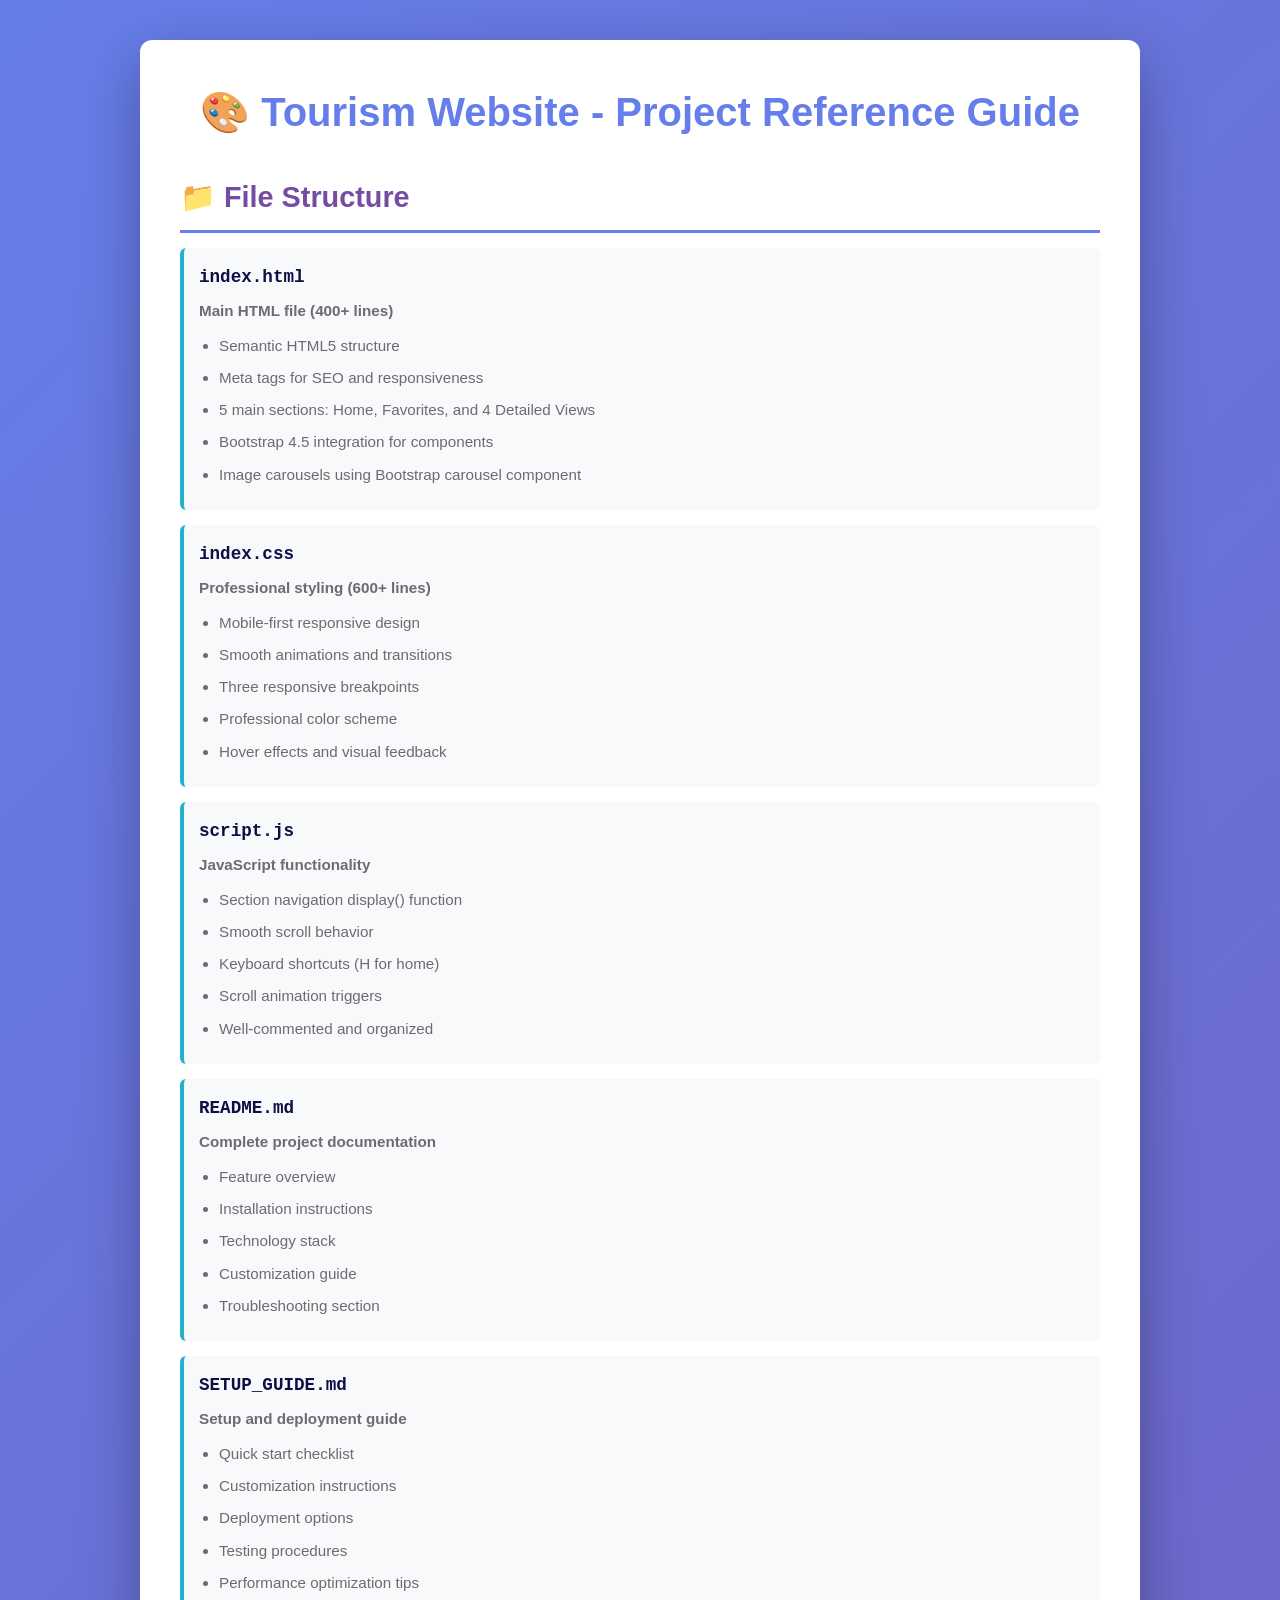
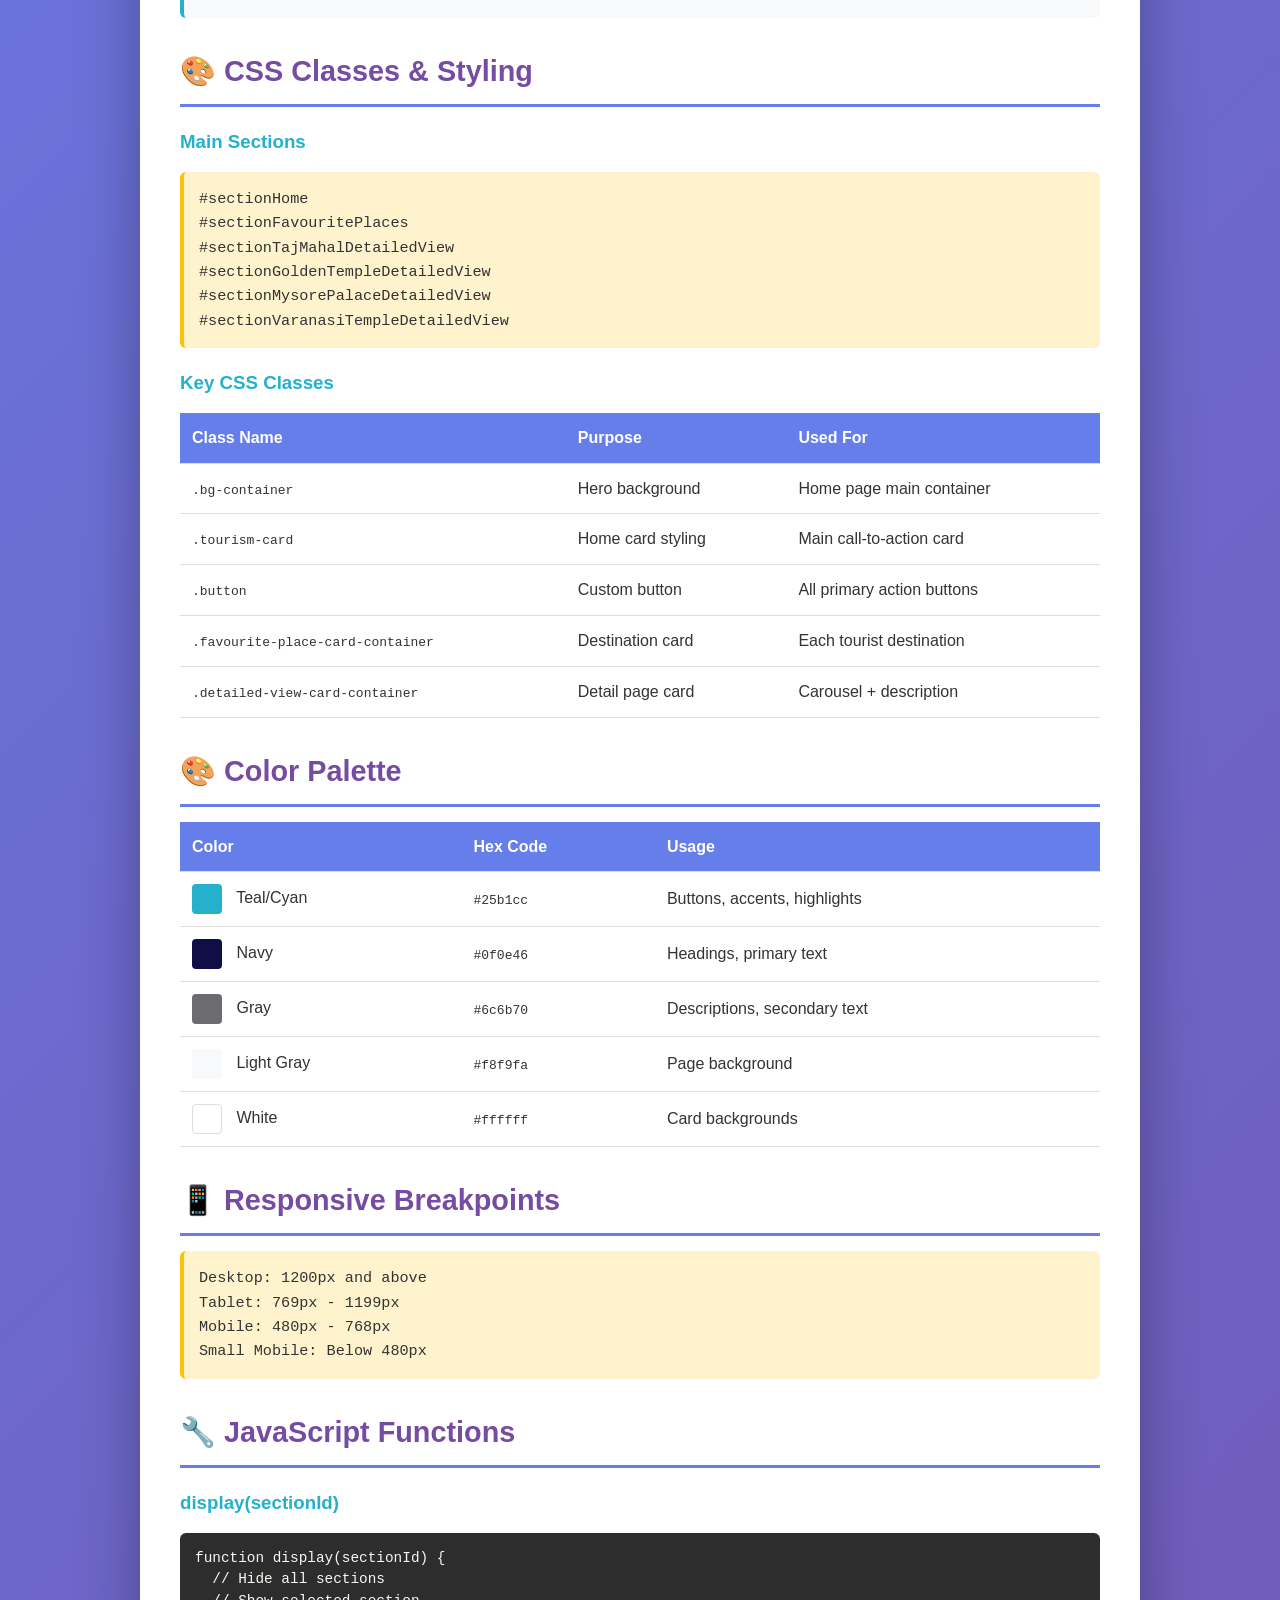
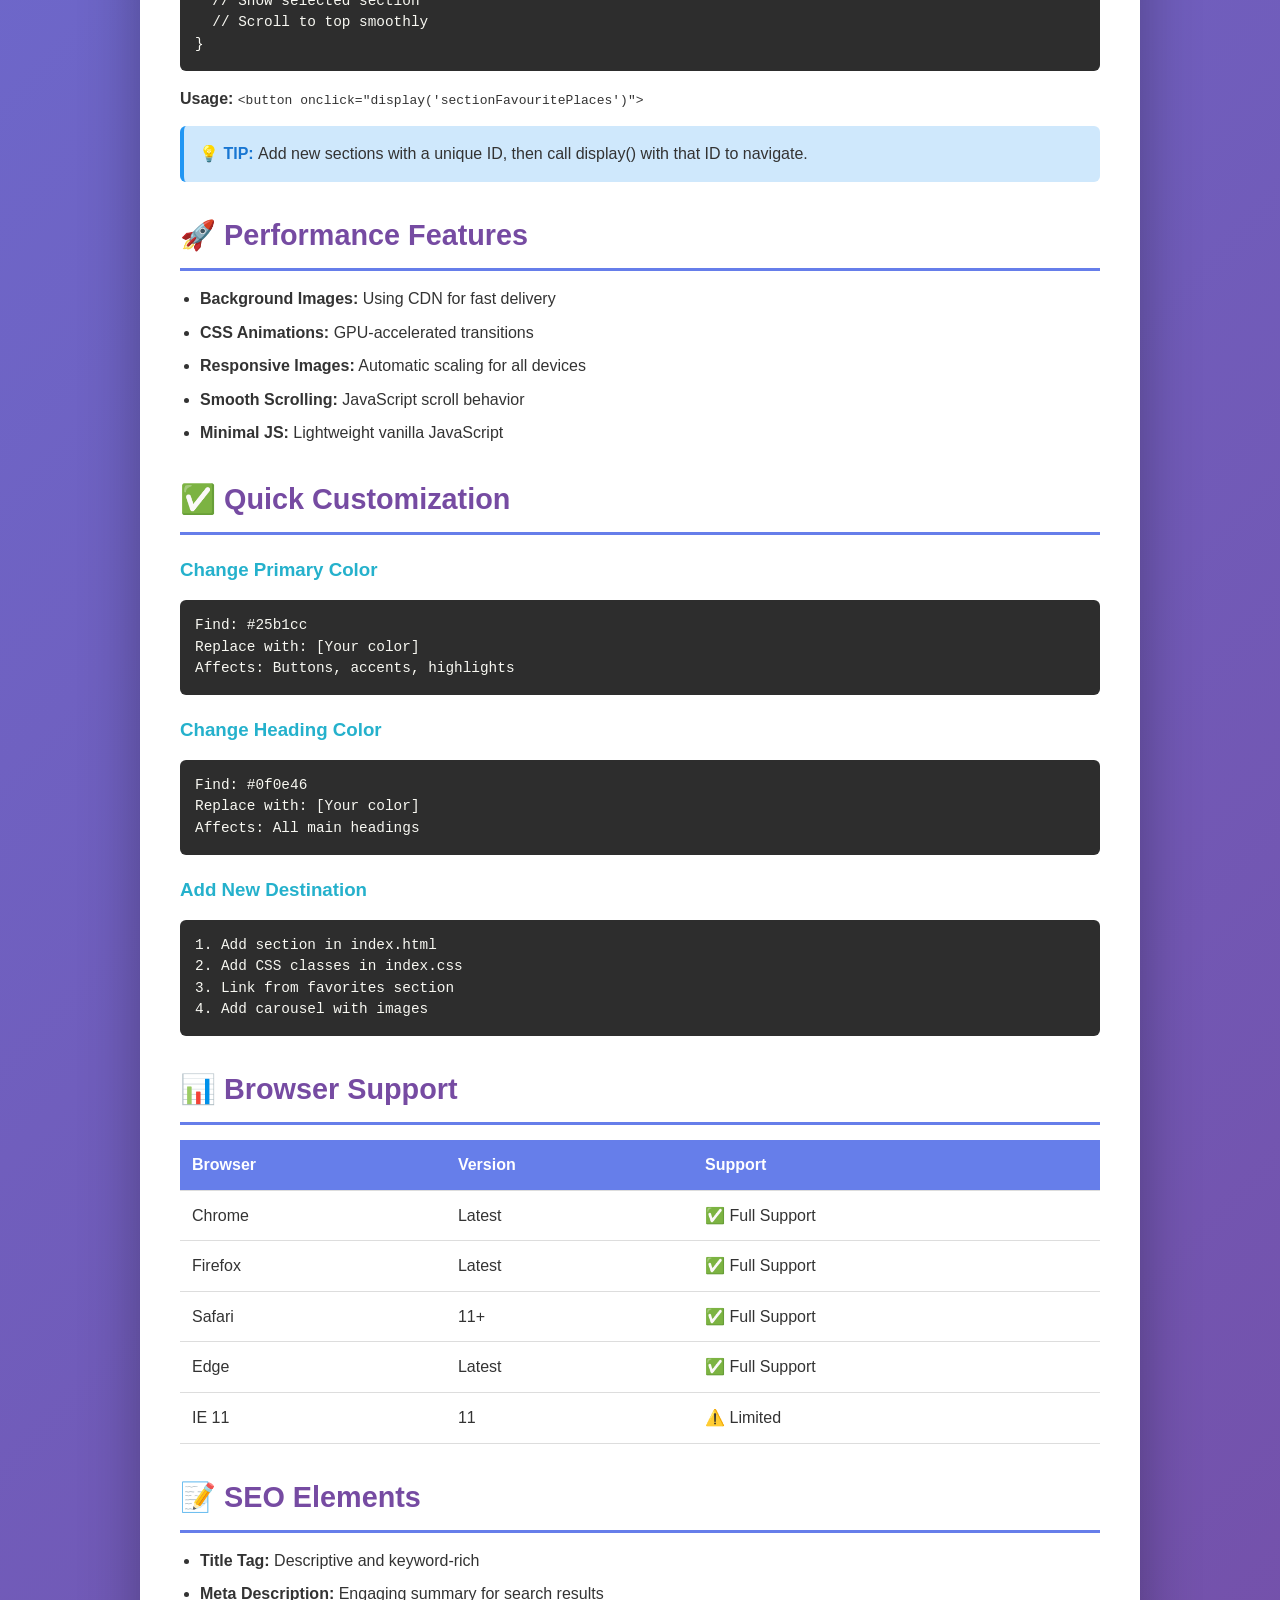
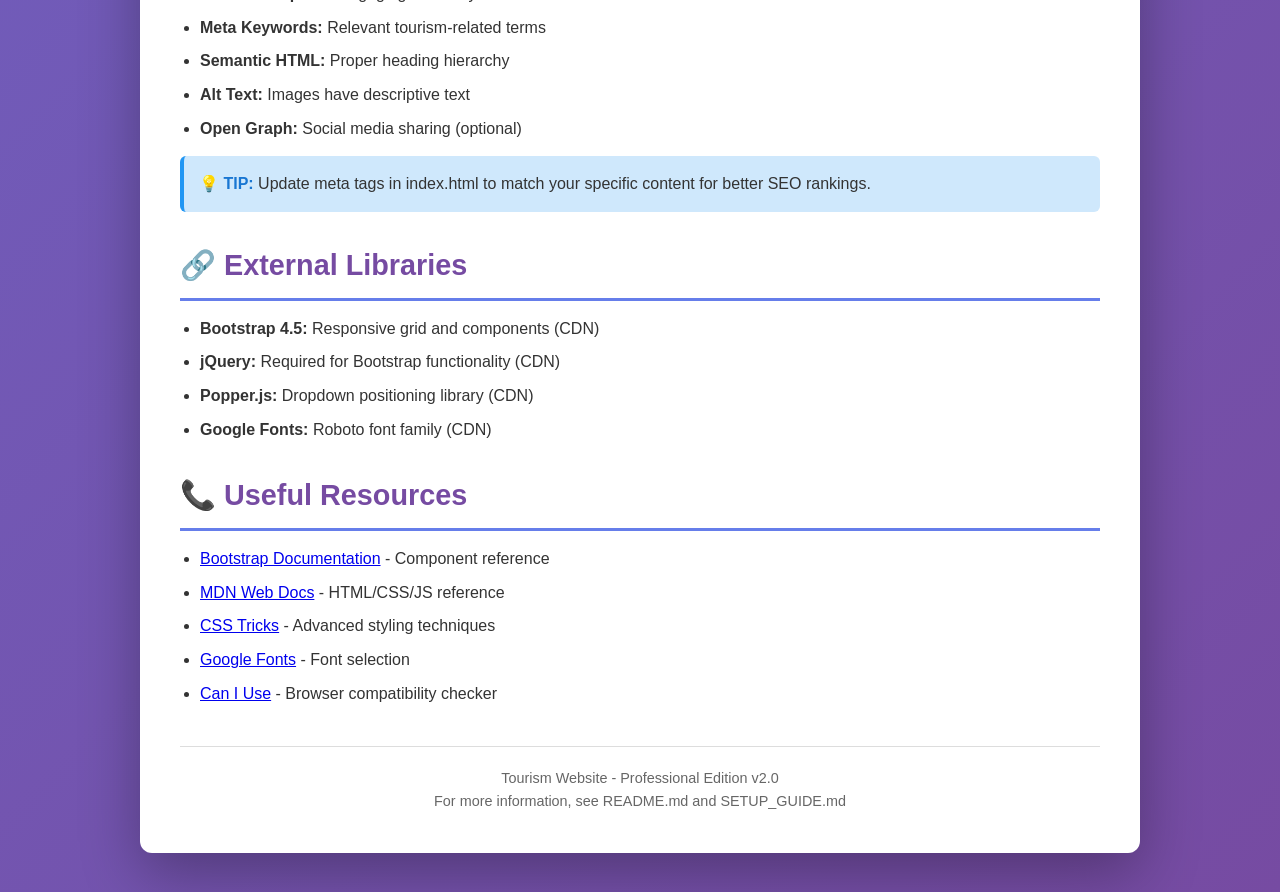
<file: REFERENCE.html>
<!DOCTYPE html>
<html lang="en">
<head>
    <meta charset="UTF-8">
    <meta name="viewport" content="width=device-width, initial-scale=1.0">
    <title>Project Structure & File Reference</title>
    <style>
        * {
            margin: 0;
            padding: 0;
            box-sizing: border-box;
        }
        
        body {
            font-family: 'Roboto', -apple-system, BlinkMacSystemFont, 'Segoe UI', sans-serif;
            line-height: 1.6;
            color: #333;
            background: linear-gradient(135deg, #667eea 0%, #764ba2 100%);
            min-height: 100vh;
            padding: 40px 20px;
        }
        
        .container {
            max-width: 1000px;
            margin: 0 auto;
            background: white;
            border-radius: 12px;
            padding: 40px;
            box-shadow: 0 20px 60px rgba(0, 0, 0, 0.3);
        }
        
        h1 {
            color: #667eea;
            margin-bottom: 30px;
            text-align: center;
            font-size: 2.5em;
        }
        
        h2 {
            color: #764ba2;
            margin-top: 30px;
            margin-bottom: 15px;
            font-size: 1.8em;
            border-bottom: 3px solid #667eea;
            padding-bottom: 10px;
        }
        
        h3 {
            color: #25b1cc;
            margin-top: 20px;
            margin-bottom: 10px;
        }
        
        .file-box {
            background: #f8f9fa;
            border-left: 4px solid #25b1cc;
            padding: 15px;
            margin: 15px 0;
            border-radius: 6px;
        }
        
        .file-name {
            font-weight: bold;
            color: #0f0e46;
            font-family: 'Courier New', monospace;
            font-size: 1.1em;
        }
        
        .file-desc {
            color: #6c6b70;
            margin-top: 8px;
            font-size: 0.95em;
        }
        
        .key-sections {
            background: #e8f5e9;
            border-left: 4px solid #4caf50;
            padding: 15px;
            margin: 15px 0;
            border-radius: 6px;
        }
        
        .class-ref {
            background: #fff3cd;
            border-left: 4px solid #ffc107;
            padding: 15px;
            margin: 15px 0;
            border-radius: 6px;
            font-family: 'Courier New', monospace;
            font-size: 0.95em;
        }
        
        .color-box {
            display: inline-block;
            width: 30px;
            height: 30px;
            border-radius: 4px;
            margin-right: 10px;
            vertical-align: middle;
        }
        
        ul {
            margin-left: 20px;
        }
        
        li {
            margin-bottom: 8px;
        }
        
        table {
            width: 100%;
            border-collapse: collapse;
            margin: 15px 0;
        }
        
        th, td {
            padding: 12px;
            text-align: left;
            border-bottom: 1px solid #ddd;
        }
        
        th {
            background: #667eea;
            color: white;
        }
        
        tr:hover {
            background: #f5f5f5;
        }
        
        .code-block {
            background: #2d2d2d;
            color: #f8f8f2;
            padding: 15px;
            border-radius: 6px;
            overflow-x: auto;
            margin: 15px 0;
            font-family: 'Courier New', monospace;
            font-size: 0.9em;
            line-height: 1.5;
        }
        
        .tip {
            background: #cfe8fc;
            border-left: 4px solid #2196f3;
            padding: 15px;
            margin: 15px 0;
            border-radius: 6px;
        }
        
        .tip::before {
            content: "💡 TIP: ";
            font-weight: bold;
            color: #1976d2;
        }
        
        footer {
            text-align: center;
            margin-top: 40px;
            padding-top: 20px;
            border-top: 1px solid #ddd;
            color: #666;
            font-size: 0.9em;
        }
    </style>
</head>
<body>
    <div class="container">
        <h1>🎨 Tourism Website - Project Reference Guide</h1>
        
        <h2>📁 File Structure</h2>
        
        <div class="file-box">
            <div class="file-name">index.html</div>
            <div class="file-desc">
                <strong>Main HTML file (400+ lines)</strong>
                <ul style="margin-top: 10px;">
                    <li>Semantic HTML5 structure</li>
                    <li>Meta tags for SEO and responsiveness</li>
                    <li>5 main sections: Home, Favorites, and 4 Detailed Views</li>
                    <li>Bootstrap 4.5 integration for components</li>
                    <li>Image carousels using Bootstrap carousel component</li>
                </ul>
            </div>
        </div>
        
        <div class="file-box">
            <div class="file-name">index.css</div>
            <div class="file-desc">
                <strong>Professional styling (600+ lines)</strong>
                <ul style="margin-top: 10px;">
                    <li>Mobile-first responsive design</li>
                    <li>Smooth animations and transitions</li>
                    <li>Three responsive breakpoints</li>
                    <li>Professional color scheme</li>
                    <li>Hover effects and visual feedback</li>
                </ul>
            </div>
        </div>
        
        <div class="file-box">
            <div class="file-name">script.js</div>
            <div class="file-desc">
                <strong>JavaScript functionality</strong>
                <ul style="margin-top: 10px;">
                    <li>Section navigation display() function</li>
                    <li>Smooth scroll behavior</li>
                    <li>Keyboard shortcuts (H for home)</li>
                    <li>Scroll animation triggers</li>
                    <li>Well-commented and organized</li>
                </ul>
            </div>
        </div>
        
        <div class="file-box">
            <div class="file-name">README.md</div>
            <div class="file-desc">
                <strong>Complete project documentation</strong>
                <ul style="margin-top: 10px;">
                    <li>Feature overview</li>
                    <li>Installation instructions</li>
                    <li>Technology stack</li>
                    <li>Customization guide</li>
                    <li>Troubleshooting section</li>
                </ul>
            </div>
        </div>
        
        <div class="file-box">
            <div class="file-name">SETUP_GUIDE.md</div>
            <div class="file-desc">
                <strong>Setup and deployment guide</strong>
                <ul style="margin-top: 10px;">
                    <li>Quick start checklist</li>
                    <li>Customization instructions</li>
                    <li>Deployment options</li>
                    <li>Testing procedures</li>
                    <li>Performance optimization tips</li>
                </ul>
            </div>
        </div>
        
        <h2>🎨 CSS Classes & Styling</h2>
        
        <h3>Main Sections</h3>
        <div class="class-ref">
            #sectionHome<br>
            #sectionFavouritePlaces<br>
            #sectionTajMahalDetailedView<br>
            #sectionGoldenTempleDetailedView<br>
            #sectionMysorePalaceDetailedView<br>
            #sectionVaranasiTempleDetailedView
        </div>
        
        <h3>Key CSS Classes</h3>
        <table>
            <tr>
                <th>Class Name</th>
                <th>Purpose</th>
                <th>Used For</th>
            </tr>
            <tr>
                <td><code>.bg-container</code></td>
                <td>Hero background</td>
                <td>Home page main container</td>
            </tr>
            <tr>
                <td><code>.tourism-card</code></td>
                <td>Home card styling</td>
                <td>Main call-to-action card</td>
            </tr>
            <tr>
                <td><code>.button</code></td>
                <td>Custom button</td>
                <td>All primary action buttons</td>
            </tr>
            <tr>
                <td><code>.favourite-place-card-container</code></td>
                <td>Destination card</td>
                <td>Each tourist destination</td>
            </tr>
            <tr>
                <td><code>.detailed-view-card-container</code></td>
                <td>Detail page card</td>
                <td>Carousel + description</td>
            </tr>
        </table>
        
        <h2>🎨 Color Palette</h2>
        
        <table>
            <tr>
                <th>Color</th>
                <th>Hex Code</th>
                <th>Usage</th>
            </tr>
            <tr>
                <td><span class="color-box" style="background: #25b1cc;"></span> Teal/Cyan</td>
                <td><code>#25b1cc</code></td>
                <td>Buttons, accents, highlights</td>
            </tr>
            <tr>
                <td><span class="color-box" style="background: #0f0e46;"></span> Navy</td>
                <td><code>#0f0e46</code></td>
                <td>Headings, primary text</td>
            </tr>
            <tr>
                <td><span class="color-box" style="background: #6c6b70;"></span> Gray</td>
                <td><code>#6c6b70</code></td>
                <td>Descriptions, secondary text</td>
            </tr>
            <tr>
                <td><span class="color-box" style="background: #f8f9fa;"></span> Light Gray</td>
                <td><code>#f8f9fa</code></td>
                <td>Page background</td>
            </tr>
            <tr>
                <td><span class="color-box" style="background: #ffffff; border: 1px solid #ddd;"></span> White</td>
                <td><code>#ffffff</code></td>
                <td>Card backgrounds</td>
            </tr>
        </table>
        
        <h2>📱 Responsive Breakpoints</h2>
        
        <div class="class-ref">
            Desktop: 1200px and above<br>
            Tablet: 769px - 1199px<br>
            Mobile: 480px - 768px<br>
            Small Mobile: Below 480px
        </div>
        
        <h2>🔧 JavaScript Functions</h2>
        
        <h3>display(sectionId)</h3>
        <div class="code-block">
function display(sectionId) {<br>
&nbsp;&nbsp;// Hide all sections<br>
&nbsp;&nbsp;// Show selected section<br>
&nbsp;&nbsp;// Scroll to top smoothly<br>
}
        </div>
        <p><strong>Usage:</strong> <code>&lt;button onclick="display('sectionFavouritePlaces')"&gt;</code></p>
        
        <div class="tip">
            Add new sections with a unique ID, then call display() with that ID to navigate.
        </div>
        
        <h2>🚀 Performance Features</h2>
        
        <ul>
            <li><strong>Background Images:</strong> Using CDN for fast delivery</li>
            <li><strong>CSS Animations:</strong> GPU-accelerated transitions</li>
            <li><strong>Responsive Images:</strong> Automatic scaling for all devices</li>
            <li><strong>Smooth Scrolling:</strong> JavaScript scroll behavior</li>
            <li><strong>Minimal JS:</strong> Lightweight vanilla JavaScript</li>
        </ul>
        
        <h2>✅ Quick Customization</h2>
        
        <h3>Change Primary Color</h3>
        <div class="code-block">
Find: #25b1cc<br>
Replace with: [Your color]<br>
Affects: Buttons, accents, highlights
        </div>
        
        <h3>Change Heading Color</h3>
        <div class="code-block">
Find: #0f0e46<br>
Replace with: [Your color]<br>
Affects: All main headings
        </div>
        
        <h3>Add New Destination</h3>
        <div class="code-block">
1. Add section in index.html<br>
2. Add CSS classes in index.css<br>
3. Link from favorites section<br>
4. Add carousel with images
        </div>
        
        <h2>📊 Browser Support</h2>
        
        <table>
            <tr>
                <th>Browser</th>
                <th>Version</th>
                <th>Support</th>
            </tr>
            <tr>
                <td>Chrome</td>
                <td>Latest</td>
                <td>✅ Full Support</td>
            </tr>
            <tr>
                <td>Firefox</td>
                <td>Latest</td>
                <td>✅ Full Support</td>
            </tr>
            <tr>
                <td>Safari</td>
                <td>11+</td>
                <td>✅ Full Support</td>
            </tr>
            <tr>
                <td>Edge</td>
                <td>Latest</td>
                <td>✅ Full Support</td>
            </tr>
            <tr>
                <td>IE 11</td>
                <td>11</td>
                <td>⚠️ Limited</td>
            </tr>
        </table>
        
        <h2>📝 SEO Elements</h2>
        
        <ul>
            <li><strong>Title Tag:</strong> Descriptive and keyword-rich</li>
            <li><strong>Meta Description:</strong> Engaging summary for search results</li>
            <li><strong>Meta Keywords:</strong> Relevant tourism-related terms</li>
            <li><strong>Semantic HTML:</strong> Proper heading hierarchy</li>
            <li><strong>Alt Text:</strong> Images have descriptive text</li>
            <li><strong>Open Graph:</strong> Social media sharing (optional)</li>
        </ul>
        
        <div class="tip">
            Update meta tags in index.html to match your specific content for better SEO rankings.
        </div>
        
        <h2>🔗 External Libraries</h2>
        
        <ul>
            <li><strong>Bootstrap 4.5:</strong> Responsive grid and components (CDN)</li>
            <li><strong>jQuery:</strong> Required for Bootstrap functionality (CDN)</li>
            <li><strong>Popper.js:</strong> Dropdown positioning library (CDN)</li>
            <li><strong>Google Fonts:</strong> Roboto font family (CDN)</li>
        </ul>
        
        <h2>📞 Useful Resources</h2>
        
        <ul>
            <li><a href="https://getbootstrap.com" target="_blank">Bootstrap Documentation</a> - Component reference</li>
            <li><a href="https://developer.mozilla.org" target="_blank">MDN Web Docs</a> - HTML/CSS/JS reference</li>
            <li><a href="https://css-tricks.com" target="_blank">CSS Tricks</a> - Advanced styling techniques</li>
            <li><a href="https://fonts.google.com" target="_blank">Google Fonts</a> - Font selection</li>
            <li><a href="https://caniuse.com" target="_blank">Can I Use</a> - Browser compatibility checker</li>
        </ul>
        
        <footer>
            <p>Tourism Website - Professional Edition v2.0</p>
            <p>For more information, see README.md and SETUP_GUIDE.md</p>
        </footer>
    </div>
</body>
</html>
</file>
